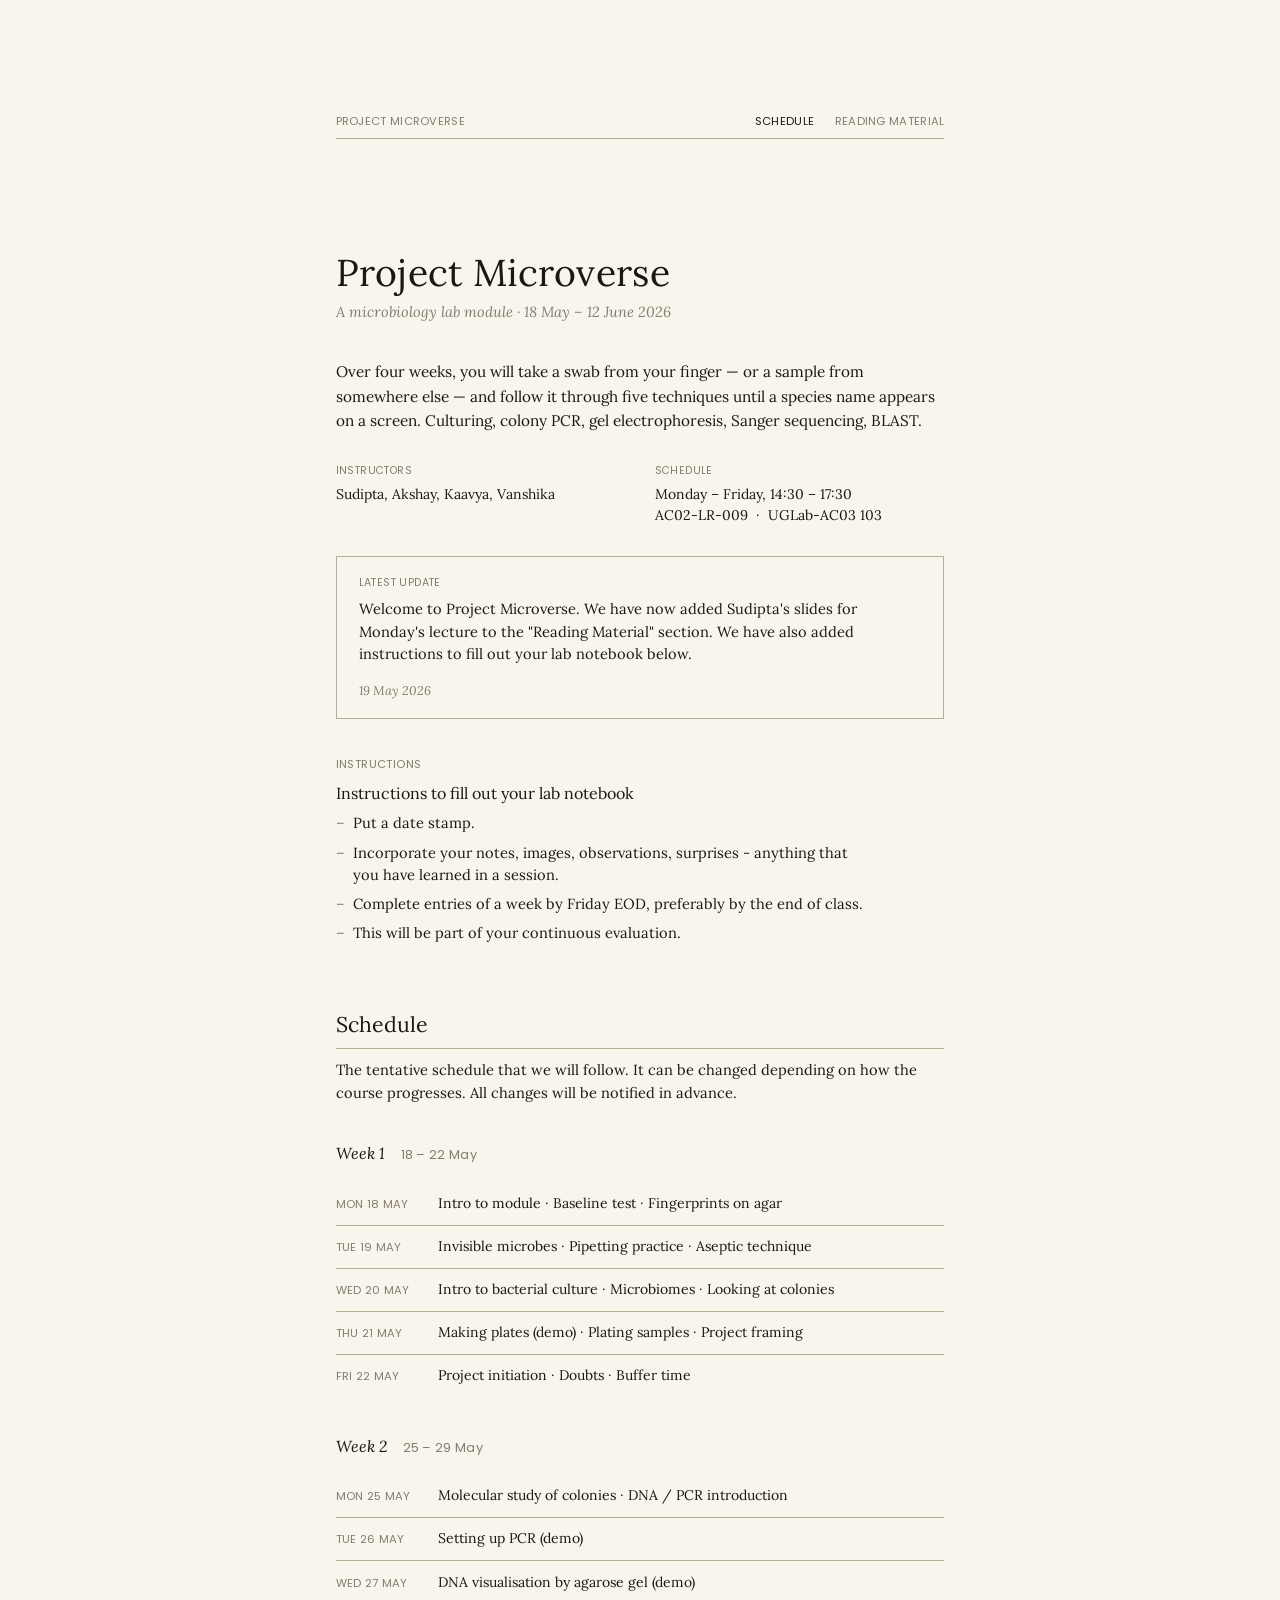
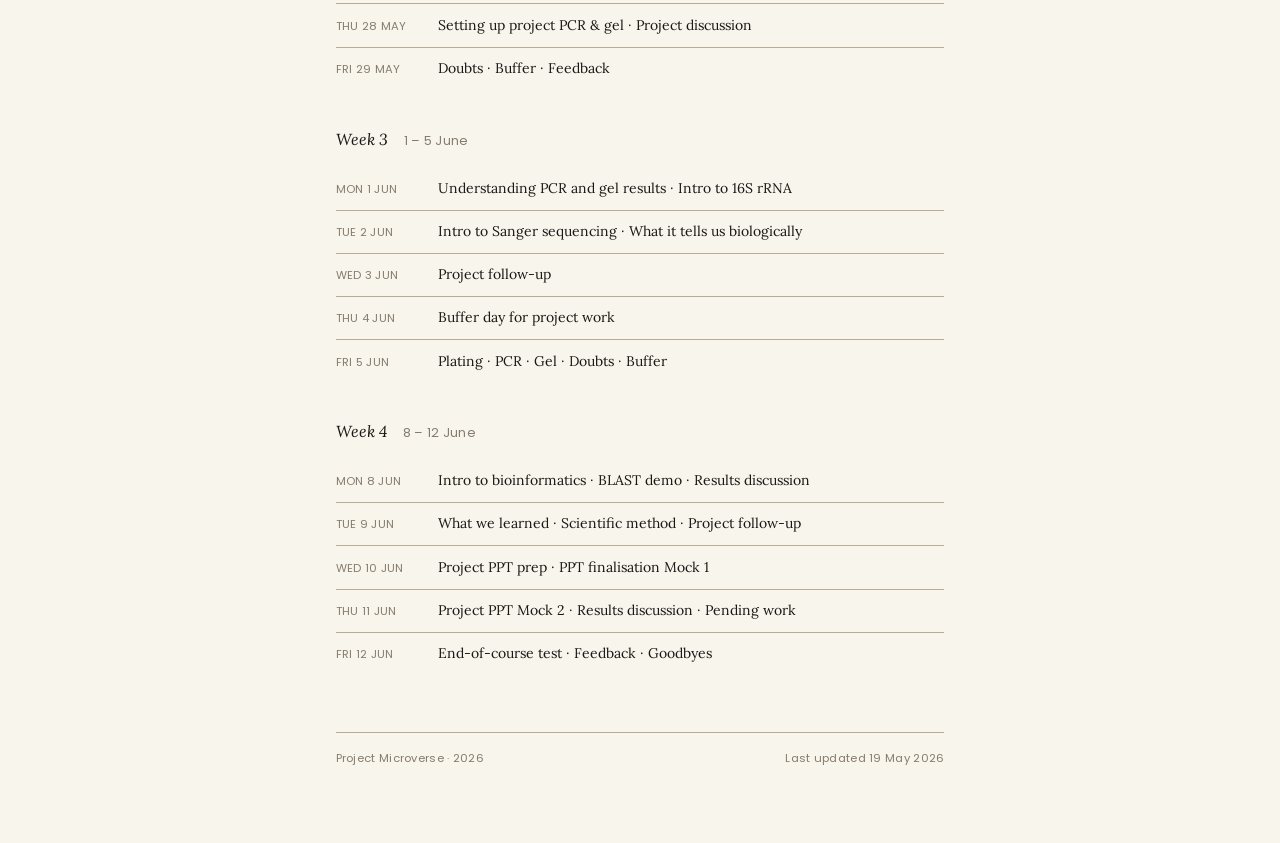
<file: index.html>
<!DOCTYPE html>
<html lang="en">
<head>
<meta charset="UTF-8">
<meta name="viewport" content="width=device-width, initial-scale=1.0">
<title>Project Microverse Module Website</title>
<link rel="stylesheet" href="style.css">
</head>
<body>
<div class="page">

<header class="site-header">
  <span>Project Microverse</span>
  <nav>
    <span class="current">Schedule</span>
    <a href="reading.html">Reading material</a>
  </nav>
</header>

<h1>Project Microverse</h1>
<div class="subtitle">A microbiology lab module · 18 May – 12 June 2026</div>

<p class="lead">
Over four weeks, you will take a swab from your finger — or a sample from somewhere
else — and follow it through five techniques until a species name appears on a screen.
Culturing, colony PCR, gel electrophoresis, Sanger sequencing, BLAST.
</p>

<div class="info-grid">
  <div class="info-block">
    <div class="info-label">Instructors</div>
    <div class="info-content">
      Sudipta, Akshay, Kaavya, Vanshika<br>
    </div>
  </div>
  <div class="info-block">
    <div class="info-label">Schedule</div>
    <div class="info-content">
      Monday – Friday, 14:30 – 17:30<br>
      AC02-LR-009 &nbsp;·&nbsp; UGLab-AC03 103
    </div>
  </div>
</div>


<!-- ============ ANNOUNCEMENTS ============ -->
<!-- Update this section by editing the announcement block(s) below.
     Newest announcements at the top. Remove old ones once they expire. -->

<div class="announcement">
  <div class="announcement-label">Latest update</div>
  <p>
    Welcome to Project Microverse. We have now added Sudipta's slides for Monday's lecture to the "Reading Material" section. 
    We have also added instructions to fill out your lab notebook below.
  </p>
  <div class="announcement-date">19 May 2026</div>
</div>
  
<div class="instructions">
  <div class="instructions-label">Instructions</div>
  <h3>Instructions to fill out your lab notebook</h3>
  <ul>
    <li>Put a date stamp.</li>
    <li>Incorporate your notes, images, observations, surprises - anything that you have learned in a session.</li>
    <li>Complete entries of a week by Friday EOD, preferably by the end of class.</li>
    <li>This will be part of your continuous evaluation.</li>
  </ul>
</div>
  

<!-- ============ SCHEDULE ============ -->

<h2>Schedule</h2>

<p>
The tentative schedule that we will follow. It can be changed depending on how the course progresses. 
  All changes will be notified in advance.
</p>

<div class="schedule-week">
  <h3>Week 1 <span class="week-dates">18 – 22 May</span></h3>

  <div class="schedule-day">
    <div class="day-date">Mon 18 May</div>
    <div class="day-content">
      <div class="day-topic">Intro to module · Baseline test · Fingerprints on agar</div>
    </div>
  </div>

  <div class="schedule-day">
    <div class="day-date">Tue 19 May</div>
    <div class="day-content">
      <div class="day-topic">Invisible microbes · Pipetting practice · Aseptic technique</div>
    </div>
  </div>

  <div class="schedule-day">
    <div class="day-date">Wed 20 May</div>
    <div class="day-content">
      <div class="day-topic">Intro to bacterial culture · Microbiomes · Looking at colonies</div>
    </div>
  </div>

  <div class="schedule-day">
    <div class="day-date">Thu 21 May</div>
    <div class="day-content">
      <div class="day-topic">Making plates (demo) · Plating samples · Project framing</div>
    </div>
  </div>

  <div class="schedule-day">
    <div class="day-date">Fri 22 May</div>
    <div class="day-content">
      <div class="day-topic">Project initiation · Doubts · Buffer time</div>
    </div>
  </div>
</div>


<div class="schedule-week">
  <h3>Week 2 <span class="week-dates">25 – 29 May</span></h3>

  <div class="schedule-day">
    <div class="day-date">Mon 25 May</div>
    <div class="day-content">
      <div class="day-topic">Molecular study of colonies · DNA / PCR introduction</div>
    </div>
  </div>

  <div class="schedule-day">
    <div class="day-date">Tue 26 May</div>
    <div class="day-content">
      <div class="day-topic">Setting up PCR (demo)</div>
    </div>
  </div>

  <div class="schedule-day">
    <div class="day-date">Wed 27 May</div>
    <div class="day-content">
      <div class="day-topic">DNA visualisation by agarose gel (demo)</div>
    </div>
  </div>

  <div class="schedule-day">
    <div class="day-date">Thu 28 May</div>
    <div class="day-content">
      <div class="day-topic">Setting up project PCR &amp; gel · Project discussion</div>
    </div>
  </div>

  <div class="schedule-day">
    <div class="day-date">Fri 29 May</div>
    <div class="day-content">
      <div class="day-topic">Doubts · Buffer · Feedback</div>
    </div>
  </div>
</div>


<div class="schedule-week">
  <h3>Week 3 <span class="week-dates">1 – 5 June</span></h3>

  <div class="schedule-day">
    <div class="day-date">Mon 1 Jun</div>
    <div class="day-content">
      <div class="day-topic">Understanding PCR and gel results · Intro to 16S rRNA</div>
    </div>
  </div>

  <div class="schedule-day">
    <div class="day-date">Tue 2 Jun</div>
    <div class="day-content">
      <div class="day-topic">Intro to Sanger sequencing · What it tells us biologically</div>
    </div>
  </div>

  <div class="schedule-day">
    <div class="day-date">Wed 3 Jun</div>
    <div class="day-content">
      <div class="day-topic">Project follow-up</div>
    </div>
  </div>

  <div class="schedule-day">
    <div class="day-date">Thu 4 Jun</div>
    <div class="day-content">
      <div class="day-topic">Buffer day for project work</div>
    </div>
  </div>

  <div class="schedule-day">
    <div class="day-date">Fri 5 Jun</div>
    <div class="day-content">
      <div class="day-topic">Plating · PCR · Gel · Doubts · Buffer</div>
    </div>
  </div>
</div>


<div class="schedule-week">
  <h3>Week 4 <span class="week-dates">8 – 12 June</span></h3>

  <div class="schedule-day">
    <div class="day-date">Mon 8 Jun</div>
    <div class="day-content">
      <div class="day-topic">Intro to bioinformatics · BLAST demo · Results discussion</div>
    </div>
  </div>

  <div class="schedule-day">
    <div class="day-date">Tue 9 Jun</div>
    <div class="day-content">
      <div class="day-topic">What we learned · Scientific method · Project follow-up</div>
    </div>
  </div>

  <div class="schedule-day">
    <div class="day-date">Wed 10 Jun</div>
    <div class="day-content">
      <div class="day-topic">Project PPT prep · PPT finalisation Mock 1</div>
    </div>
  </div>

  <div class="schedule-day">
    <div class="day-date">Thu 11 Jun</div>
    <div class="day-content">
      <div class="day-topic">Project PPT Mock 2 · Results discussion · Pending work</div>
    </div>
  </div>

  <div class="schedule-day">
    <div class="day-date">Fri 12 Jun</div>
    <div class="day-content">
      <div class="day-topic">End-of-course test · Feedback · Goodbyes</div>
    </div>
  </div>
</div>


<footer class="site-footer">
  <span>Project Microverse · 2026</span>
  <span>Last updated 19 May 2026</span>
</footer>

</div>
</body>
</html>
</file>
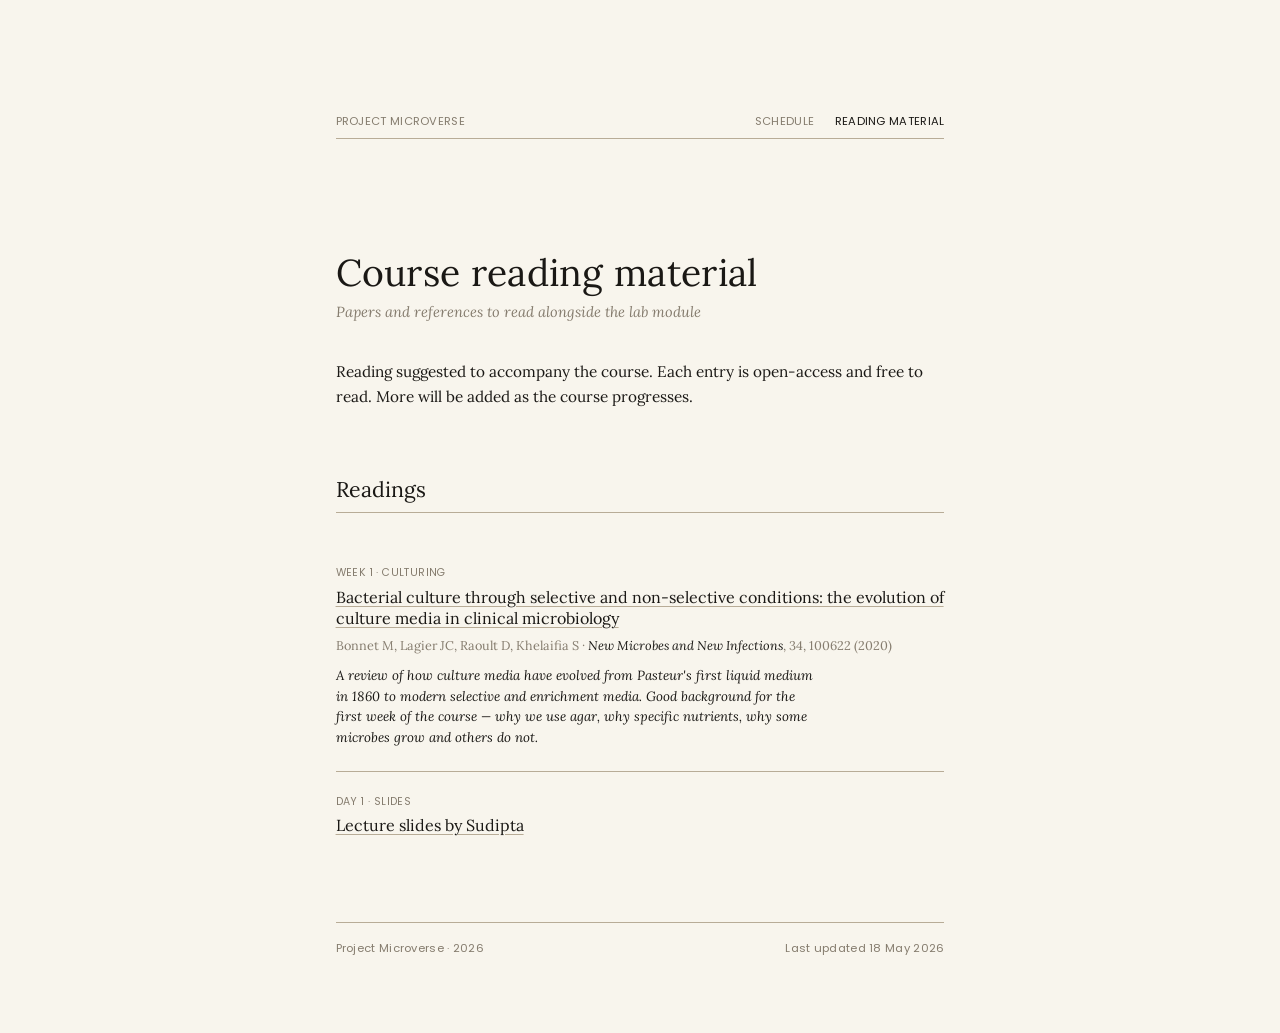
<file: reading.html>
<!DOCTYPE html>
<html lang="en">
<head>
<meta charset="UTF-8">
<meta name="viewport" content="width=device-width, initial-scale=1.0">
<title>Project Microverse · Course Reading Material</title>
<link rel="stylesheet" href="style.css">
</head>
<body>
<div class="page">
<header class="site-header">
  <span>Project Microverse</span>
  <nav>
    <a href="index.html">Schedule</a>
    <span class="current">Reading material</span>
  </nav>
</header>
<h1>Course reading material</h1>
<div class="subtitle">Papers and references to read alongside the lab module</div>
<p class="lead">
Reading suggested to accompany the course. Each entry is open-access and free to read. More
will be added as the course progresses.
</p>
<!-- ============ READINGS LIST ============ -->
<h2>Readings</h2>
<ul class="readings-list">
  <li class="reading-item">
    <div class="reading-meta">Week 1 · Culturing</div>
    <div class="reading-title">
      <a href="https://doi.org/10.1016/j.nmni.2019.100622" target="_blank" rel="noopener">
        Bacterial culture through selective and non-selective conditions: the evolution of culture media in clinical microbiology
      </a>
    </div>
    <div class="reading-authors">
      Bonnet M, Lagier JC, Raoult D, Khelaifia S · <em>New Microbes and New Infections</em>, 34, 100622 (2020)
    </div>
    <p class="reading-note">
      A review of how culture media have evolved from Pasteur's first liquid medium in 1860 to
      modern selective and enrichment media. Good background for the first week of the course
      — why we use agar, why specific nutrients, why some microbes grow and others do not.
    </p>
  </li>
  <li class="reading-item">
    <div class="reading-meta">Day 1 · Slides</div>
    <div class="reading-title">
      <a href="https://drive.google.com/file/d/1SsleyQEvIrt1HH_FZmAKQUU_K7Y4W3FB/view?usp=drive_link" target="_blank" rel="noopener">
        Lecture slides by Sudipta
      </a>
    </div>
  </li>
</ul>
<footer class="site-footer">
  <span>Project Microverse · 2026</span>
  <span>Last updated 18 May 2026</span>
</footer>
</div>
</body>
</html>
</file>
<file: style.css>
/* ============================================================
   Project Microverse — site styling
   Direction C: paper #F8F5ED, Lora body, Poppins metadata,
   hairline rules, no colour accents, no bold.
   ============================================================ */

@import url('https://fonts.googleapis.com/css2?family=Lora:ital,wght@0,400..700;1,400..700&family=Poppins:wght@400;500&display=swap');

:root {
  --paper: #F8F5ED;
  --body: #1A1815;
  --subdued: #857C6E;
  --hairline: #B8AC97;
  --focus-tint: rgba(133, 124, 110, 0.08);

  --serif: 'Lora', Georgia, serif;
  --sans: 'Poppins', sans-serif;
}

* { box-sizing: border-box; }

html, body {
  margin: 0;
  padding: 0;
  background: var(--paper);
  color: var(--body);
  font-family: var(--serif);
  font-size: 11pt;
  line-height: 1.55;
  -webkit-font-smoothing: antialiased;
}

.page {
  max-width: 760px;
  margin: 0 auto;
  padding: 3cm 2cm 2cm 2cm;
}

/* ---------- Header strip ---------- */

.site-header {
  display: flex;
  justify-content: space-between;
  align-items: baseline;
  font-family: var(--sans);
  font-size: 8.5pt;
  color: var(--subdued);
  letter-spacing: 0.3px;
  text-transform: uppercase;
  border-bottom: 0.5px solid var(--hairline);
  padding-bottom: 0.6em;
  margin-bottom: 3cm;
}

.site-header a {
  color: var(--subdued);
  text-decoration: none;
  margin-left: 1.5em;
}

.site-header a:hover {
  color: var(--body);
}

.site-header nav span.current {
  color: var(--body);
  margin-left: 1.5em;
}

/* ---------- Titles ---------- */

h1 {
  font-family: var(--serif);
  font-weight: 400;
  font-size: 28pt;
  line-height: 1.1;
  margin: 0 0 0.2em 0;
  letter-spacing: 0.3px;
}

h1 + .subtitle {
  font-family: var(--serif);
  font-style: italic;
  font-size: 11pt;
  color: var(--subdued);
  margin-bottom: 2.5em;
}

h2 {
  font-family: var(--serif);
  font-weight: 400;
  font-size: 16pt;
  margin: 3em 0 0.5em 0;
  padding-bottom: 0.3em;
  border-bottom: 0.5px solid var(--hairline);
}

h3 {
  font-family: var(--serif);
  font-style: italic;
  font-weight: 400;
  font-size: 12pt;
  margin: 2em 0 0.5em 0;
  color: var(--body);
}

/* ---------- Body prose ---------- */

p {
  margin: 0 0 1em 0;
}

p.lead {
  font-size: 11.5pt;
  line-height: 1.6;
}

em, i {
  font-style: italic;
  color: var(--body);
}

a {
  color: var(--body);
  text-decoration: underline;
  text-decoration-color: var(--hairline);
  text-underline-offset: 3px;
  transition: text-decoration-color 0.15s ease;
}

a:hover {
  text-decoration-color: var(--body);
}

/* ---------- Announcements block ---------- */

.announcement {
  border: 0.5px solid var(--hairline);
  padding: 1.2em 1.5em;
  margin: 2em 0;
}

.announcement-label {
  font-family: var(--sans);
  font-size: 8pt;
  color: var(--subdued);
  letter-spacing: 0.4px;
  text-transform: uppercase;
  margin-bottom: 0.6em;
}

.announcement-date {
  font-family: var(--serif);
  font-style: italic;
  font-size: 9.5pt;
  color: var(--subdued);
  margin-top: 0.3em;
}

/* ---------- Instructions block ---------- */

.instructions {
  margin: 2.5em 0;
  max-width: 60ch;
}

.instructions-label {
  font-family: var(--sans);
  font-size: 8.5pt;
  color: var(--subdued);
  letter-spacing: 0.4px;
  text-transform: uppercase;
  margin-bottom: 0.7em;
}

.instructions h3 {
  margin: 0 0 0.4em 0;
  font-size: 12pt;
  font-style: normal;
}

.instructions .note {
  font-style: italic;
  color: var(--subdued);
  margin-bottom: 1em;
}

.instructions ul {
  list-style: none;
  padding: 0;
  margin: 0;
}

.instructions ul li {
  position: relative;
  padding-left: 1.2em;
  margin-bottom: 0.5em;
  line-height: 1.5;
}

.instructions ul li::before {
  content: "–";
  position: absolute;
  left: 0;
  color: var(--subdued);
}

/* ---------- Schedule ---------- */

.schedule-week {
  margin: 2.5em 0;
}

.schedule-week h3 {
  margin-bottom: 1em;
  display: flex;
  align-items: baseline;
  gap: 1em;
}

.schedule-week h3 .week-dates {
  font-style: normal;
  font-size: 9.5pt;
  color: var(--subdued);
  font-family: var(--sans);
  letter-spacing: 0.3px;
}

.schedule-day {
  display: grid;
  grid-template-columns: 5.5em 1fr;
  gap: 1.5em;
  padding: 0.7em 0;
  border-bottom: 0.5px solid var(--hairline);
  align-items: baseline;
}

.schedule-day:last-child {
  border-bottom: none;
}

.day-date {
  font-family: var(--sans);
  font-size: 8.5pt;
  color: var(--subdued);
  letter-spacing: 0.3px;
  text-transform: uppercase;
}

.day-content .day-topic {
  font-family: var(--serif);
  font-size: 10.5pt;
}

.day-content .day-reading {
  font-family: var(--serif);
  font-style: italic;
  font-size: 9.5pt;
  color: var(--subdued);
  margin-top: 0.2em;
}

.day-content .day-reading a {
  color: var(--subdued);
  text-decoration-color: var(--hairline);
}

.day-content .day-reading a:hover {
  color: var(--body);
}

.schedule-day.today {
  background-color: var(--focus-tint);
  margin-left: -1em;
  padding-left: 1em;
  padding-right: 1em;
}

.schedule-day.today .day-date::after {
  content: " · today";
  font-style: italic;
  color: var(--body);
  text-transform: none;
}

/* ---------- Readings list ---------- */

.readings-list {
  list-style: none;
  padding: 0;
  margin: 2em 0;
}

.reading-item {
  padding: 1.5em 0;
  border-bottom: 0.5px solid var(--hairline);
}

.reading-item:last-child {
  border-bottom: none;
}

.reading-meta {
  font-family: var(--sans);
  font-size: 8pt;
  color: var(--subdued);
  letter-spacing: 0.4px;
  text-transform: uppercase;
  margin-bottom: 0.5em;
}

.reading-title {
  font-family: var(--serif);
  font-size: 12pt;
  line-height: 1.35;
  margin-bottom: 0.4em;
}

.reading-title a {
  color: var(--body);
  text-decoration: underline;
  text-decoration-color: var(--hairline);
  text-underline-offset: 3px;
}

.reading-title a:hover {
  text-decoration-color: var(--body);
}

.reading-authors {
  font-family: var(--serif);
  font-size: 9.5pt;
  color: var(--subdued);
  margin-bottom: 0.8em;
}

.reading-note {
  font-family: var(--serif);
  font-size: 10pt;
  font-style: italic;
  color: var(--body);
  margin-top: 0.6em;
  margin-bottom: 0;
  max-width: 60ch;
}

/* ---------- Materials / downloads list ---------- */

.materials-list {
  list-style: none;
  padding: 0;
  margin: 1.5em 0;
}

.materials-list li {
  display: grid;
  grid-template-columns: 1fr auto;
  gap: 1em;
  padding: 0.8em 0;
  border-bottom: 0.5px solid var(--hairline);
  align-items: baseline;
}

.materials-list li:last-child {
  border-bottom: none;
}

.material-name {
  font-family: var(--serif);
  font-size: 10.5pt;
}

.material-desc {
  font-family: var(--serif);
  font-style: italic;
  font-size: 9.5pt;
  color: var(--subdued);
  margin-top: 0.2em;
  display: block;
}

.material-link {
  font-family: var(--sans);
  font-size: 9pt;
  color: var(--subdued);
  letter-spacing: 0.3px;
  text-decoration: none;
  border: 0.5px solid var(--hairline);
  padding: 0.4em 1em;
  white-space: nowrap;
  transition: all 0.15s ease;
}

.material-link:hover {
  color: var(--body);
  border-color: var(--body);
}

/* ---------- Contact / info panels ---------- */

.info-grid {
  display: grid;
  grid-template-columns: 1fr 1fr;
  gap: 2em;
  margin: 2em 0;
}

.info-block .info-label {
  font-family: var(--sans);
  font-size: 8pt;
  color: var(--subdued);
  letter-spacing: 0.4px;
  text-transform: uppercase;
  margin-bottom: 0.4em;
}

.info-block .info-content {
  font-family: var(--serif);
  font-size: 10.5pt;
}

/* ---------- Staff-only marker ---------- */

.staff-note {
  font-family: var(--serif);
  font-style: italic;
  font-size: 10pt;
  color: var(--subdued);
  border-top: 0.5px solid var(--hairline);
  border-bottom: 0.5px solid var(--hairline);
  padding: 1em 0;
  margin: 2em 0;
}

/* ---------- Footer ---------- */

.site-footer {
  margin-top: 5em;
  padding-top: 1.5em;
  border-top: 0.5px solid var(--hairline);
  font-family: var(--sans);
  font-size: 8.5pt;
  color: var(--subdued);
  letter-spacing: 0.3px;
  display: flex;
  justify-content: space-between;
}

/* ---------- Responsive ---------- */

@media (max-width: 720px) {
  .page {
    padding: 2cm 1.2cm;
  }

  h1 {
    font-size: 22pt;
  }

  .info-grid {
    grid-template-columns: 1fr;
  }

  .schedule-day {
    grid-template-columns: 1fr;
    gap: 0.3em;
  }

  .materials-list li {
    grid-template-columns: 1fr;
  }

  .material-link {
    justify-self: start;
    margin-top: 0.5em;
  }

  .site-header {
    flex-direction: column;
    align-items: flex-start;
    gap: 0.5em;
  }

  .site-header nav {
    margin: 0;
  }

  .site-header nav a,
  .site-header nav span.current {
    margin-left: 0;
    margin-right: 1.2em;
  }
}

/* ---------- Print ---------- */

@media print {
  body { background: var(--paper); }
  .site-header nav { display: none; }
  .material-link { display: none; }
}
</file>
